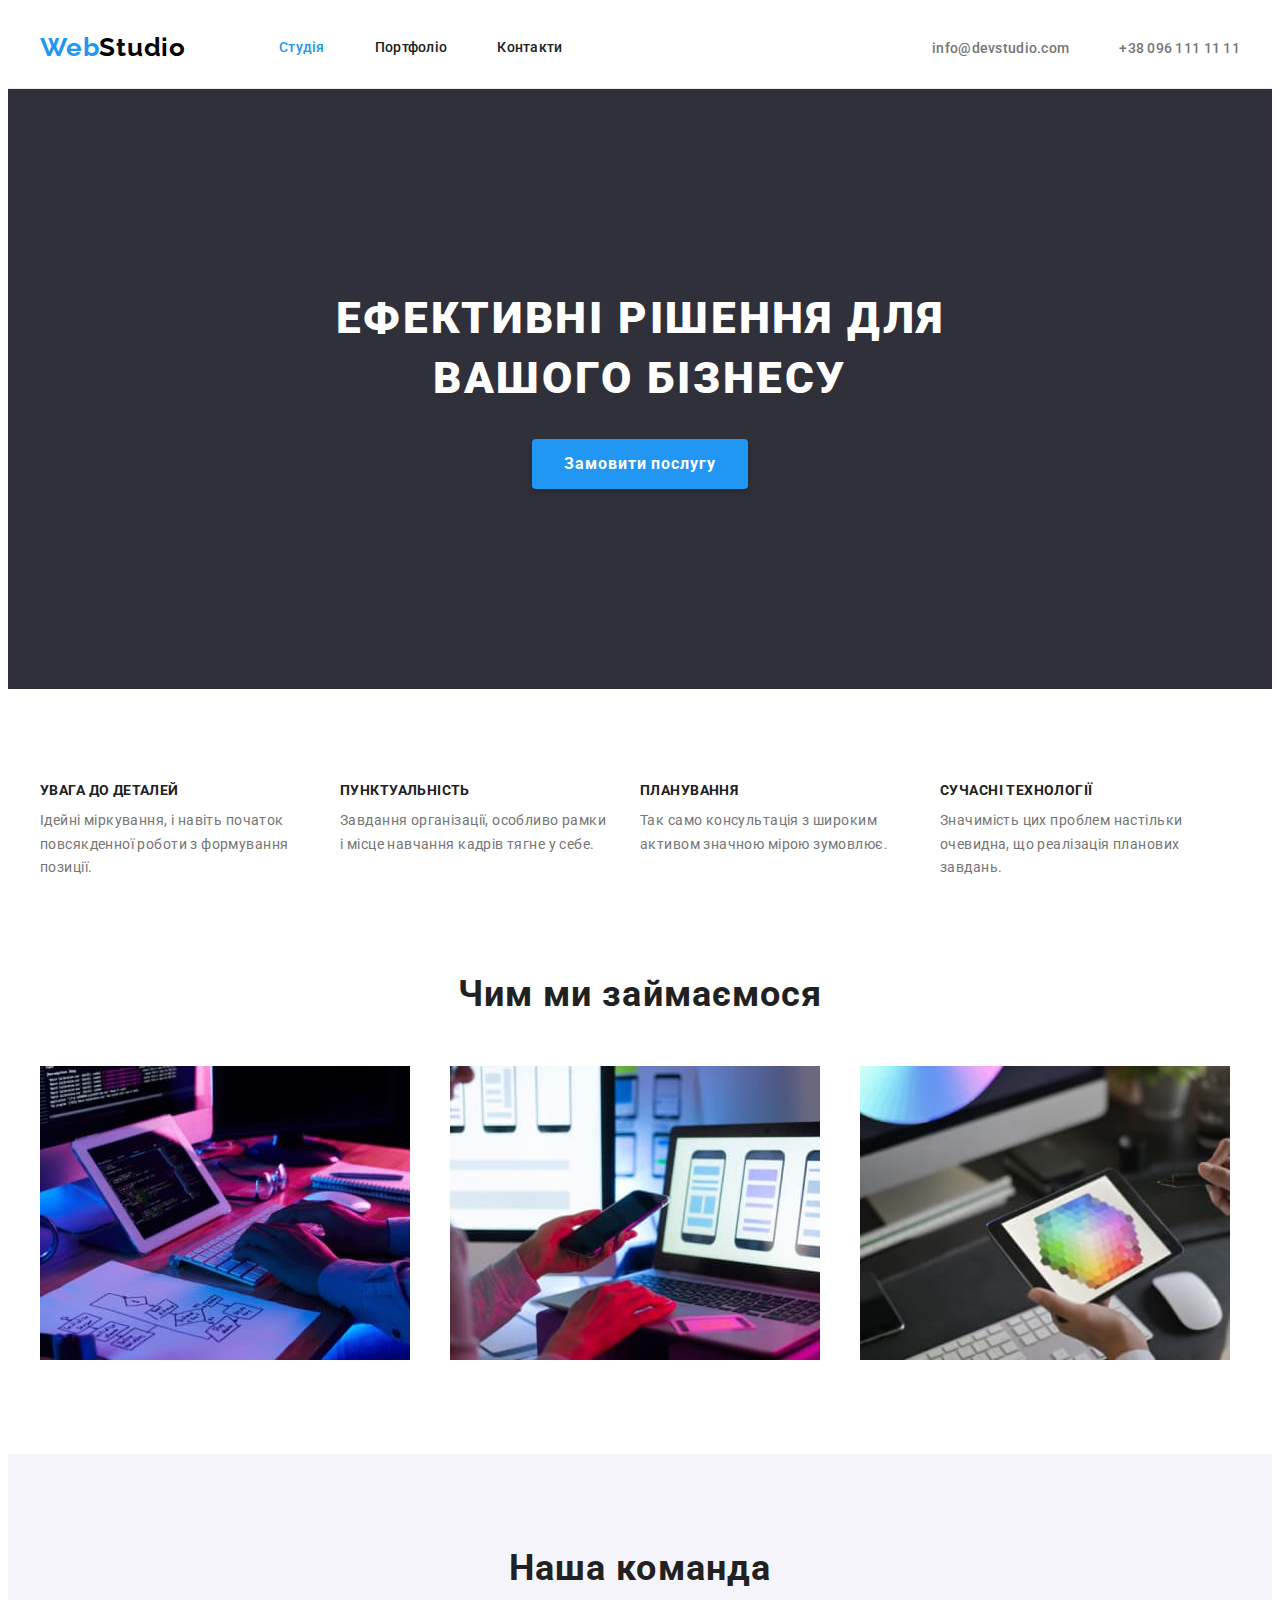
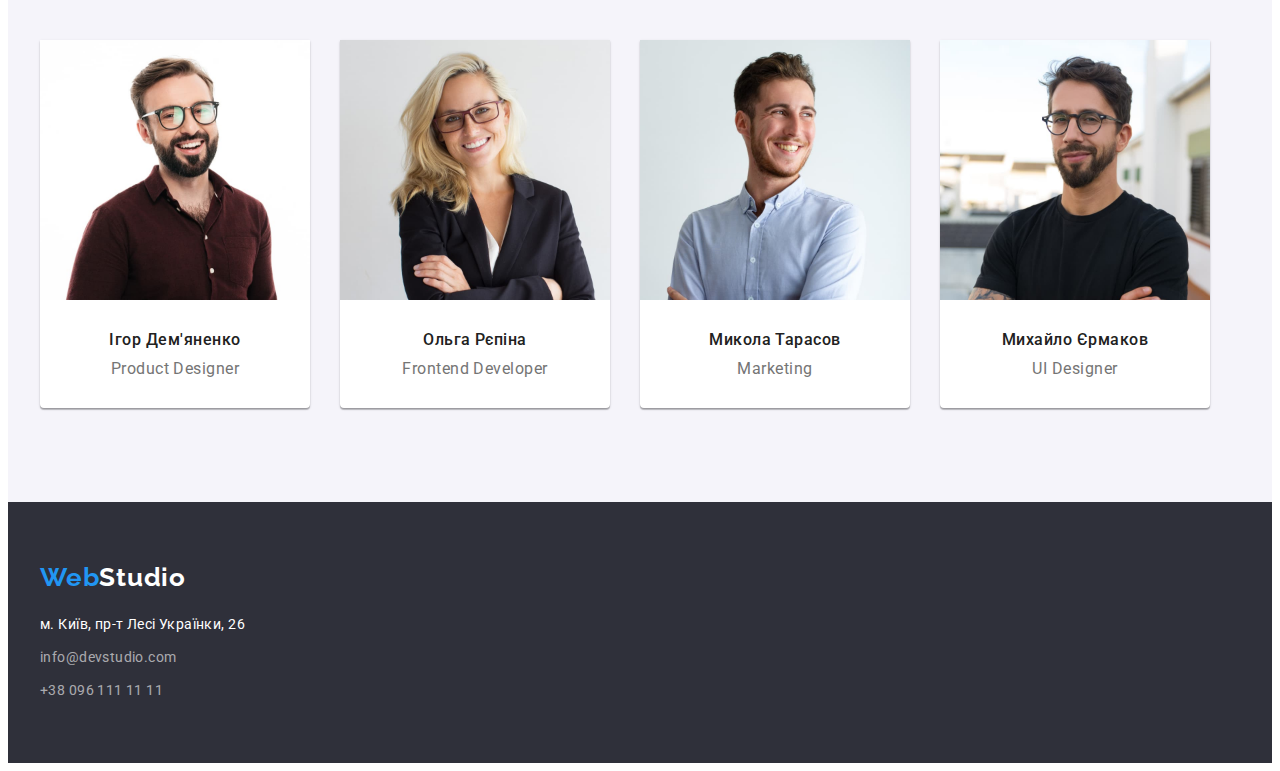
<file: index.html>
<!DOCTYPE html>
<html lang="uk">
  <head>
    <meta charset="UTF-8" />
    <meta http-equiv="X-UA-Compatible" content="IE=edge" />
    <meta name="viewport" content="width=device-width, initial-scale=1.0" />
    <title>Головна</title>
    <link
      rel="stylesheet"
      href="https://cdnjs.cloudflare.com/ajax/libs/modern-normalize/1.1.0/modern-normalize.min.css"
      integrity="sha512-wpPYUAdjBVSE4KJnH1VR1HeZfpl1ub8YT/NKx4PuQ5NmX2tKuGu6U/JRp5y+Y8XG2tV+wKQpNHVUX03MfMFn9Q=="
      crossorigin="anonymous"
      referrerpolicy="no-referrer"
    />
    <link
      href="https://fonts.googleapis.com/css2?family=Raleway:wght@700&family=Roboto:wght@400;500;700;900&display=swap"
      rel="stylesheet"
    />
    <link rel="stylesheet" href="./css/styles.css" />
  </head>
  <body>
    <header class="top">
      <div class="container header-container">
        <nav class="header-navigation">
          <a href="./index.html" lang="en" class="logo link"
            >Web<span>Studio</span></a
          >
          <ul class="header-list">
            <li class="header-nav-item list">
              <a class="link current nav-link" href="./index.html">Студія</a>
            </li>
            <li class="header-nav-item list">
              <a class="link nav-link" href="./portfolio.html">Портфоліо</a>
            </li>
            <li class="header-nav-item list">
              <a class="link nav-link" href="#">Контакти</a>
            </li>
          </ul>
        </nav>
        <div class="header-connect">
          <ul class="contacts-list list">
            <li>
              <a lang="en" href="mailto:info@devstudio.com" class="link nav-contacts"
                >info@devstudio.com</a
              >
            </li>
            <li>
              <a href="tel:+380961111111" class="link nav-contacts">+38 096 111 11 11</a>
            </li>
          </ul>
        </div>
      </div>
    </header>
    <main>
      <section class="hero section">
        <div class="container">
          <h1 class="hero-title">Ефективні рішення для вашого бізнесу</h1>
          <button type="button" class="modal-button">Замовити послугу</button>
        </div>
      </section>
      <section class="features section">
        <div class="container">
          <h2 class="visually-hidden">Наші переваги</h2>
          <ul class="features-list">
            <li class="list">
              <h3 class="title features-title">Увага до деталей</h3>
              <p class="text">
                Ідейні міркування, і навіть початок повсякденної роботи з
                формування позиції.
              </p>
            </li>
            <li class="list">
              <h3 class="title features-title">Пунктуальність</h3>
              <p class="text">
                Завдання організації, особливо рамки і місце навчання кадрів
                тягне у себе.
              </p>
            </li>
            <li class="list">
              <h3 class="title features-title">Планування</h3>
              <p class="text">
                Так само консультація з широким активом значною мірою зумовлює.
              </p>
            </li>
            <li class="list">
              <h3 class="title features-title">Сучасні технології</h3>
              <p class="text">
                Значимість цих проблем настільки очевидна, що реалізація
                планових завдань.
              </p>
            </li>
          </ul>
        </div>
      </section>
      <section class="project project-section">
        <div class="container">
          <h2 class="project-title style-title">Чим ми займаємося</h2>
          <ul class="project-list">
            <li class="list project-item">
              <img
                src="./img/img-work1.jpg"
                alt="Картинка наших робіт"
                width="370"
                height="294"
              />
            </li>
            <li class="list project-item">
              <img
                src="./img/img-work2.jpg"
                alt="Картинка наших робіт"
                width="370"
                height="294"
              />
            </li>
            <li class="list project-item">
              <img
                src="./img/img-work3.jpg"
                alt="Картинка наших робіт"
                width="370"
                height="294"
              />
            </li>
          </ul>
        </div>
      </section>
      <section class="empl list section">
        <div class="container">
          <h2 class="empl-title style-title">Наша команда</h2>
          <ul class="empl-list">
            <li class="list bgc">
              <img class="empl-img"
                src="./img/worker1.jpg"
                alt="фото Ігора Дем'яненко"
                width="270"
                height="260"
              />
              <h3 class="subtitle-empl">Ігор Дем'яненко</h3>
              <p lang="en" class="text empl-text">Product Designer</p>
            </li>
            <li class="list bgc">
              <img class="empl-img"
                src="./img/worker2.jpg"
                alt="фото Ольги Рєпіной"
                width="270"
                height="260"
              />
              <h3 class="subtitle-empl">Ольга Рєпіна</h3>
              <p lang="en" class="text empl-text">Frontend Developer</p>
            </li>
            <li class="list bgc">
              <img class="empl-img"
                src="./img/worker3.jpg"
                alt="фото Миколи Тарасова"
                width="270"
                height="260"
              />
              <h3 class="subtitle-empl">Микола Тарасов</h3>
              <p lang="en" class="text empl-text">Marketing</p>
            </li>
            <li class="list bgc">
              <img class="empl-img"
                src="./img/worker4.jpg"
                alt="фото Михайла Єрмакова"
                width="270"
                height="260"
              />
              <h3 class="subtitle-empl">Михайло Єрмаков</h3>
              <p lang="en" class="text empl-text">UI Designer</p>
            </li>
          </ul>
        </div>
      </section>
    </main>
    <footer class="footer">
      <div class="container">
          <a lang="en" href="./index.html" class="logo-footer link logotype"
            >Web<span class="studio">Studio</span></a
          >
        <address>
          <ul class="address-list">
            <li class="list address-link">
              <a
                class="google-link"
                href="https://www.google.com.ua/maps/place/%D0%B1%D1%83%D0%BB.+%D0%9B%D0%B5%D1%81%D0%B8+%D0%A3%D0%BA%D1%80%D0%B0%D0%B8%D0%BD%D0%BA%D0%B8,+26,+%D0%9A%D0%B8%D0%B5%D0%B2,+02000/@50.4265841,30.5361971,17z/data=!3m1!4b1!4m5!3m4!1s0x40d4cf0e033ecbe9:0x57a4dffefec77da0!8m2!3d50.4265807!4d30.5383858"
                target="_blank"
                rel="noopener noreferrer nofollow"
              >
                м. Київ, пр-т Лесі Українки, 26
              </a>
            </li>
            <li class="list footer-mail">
              <a lang="en" href="mailto:info@devstudio.com" class="link"
                >info@devstudio.com</a
              >
            </li>
            <li class="list footer-tel">
              <a href="tel:+380961111111" class="link">+38 096 111 11 11</a>
            </li>
          </ul>
        </address>
      </div>
    </footer>
  </body>
</html>
</file>
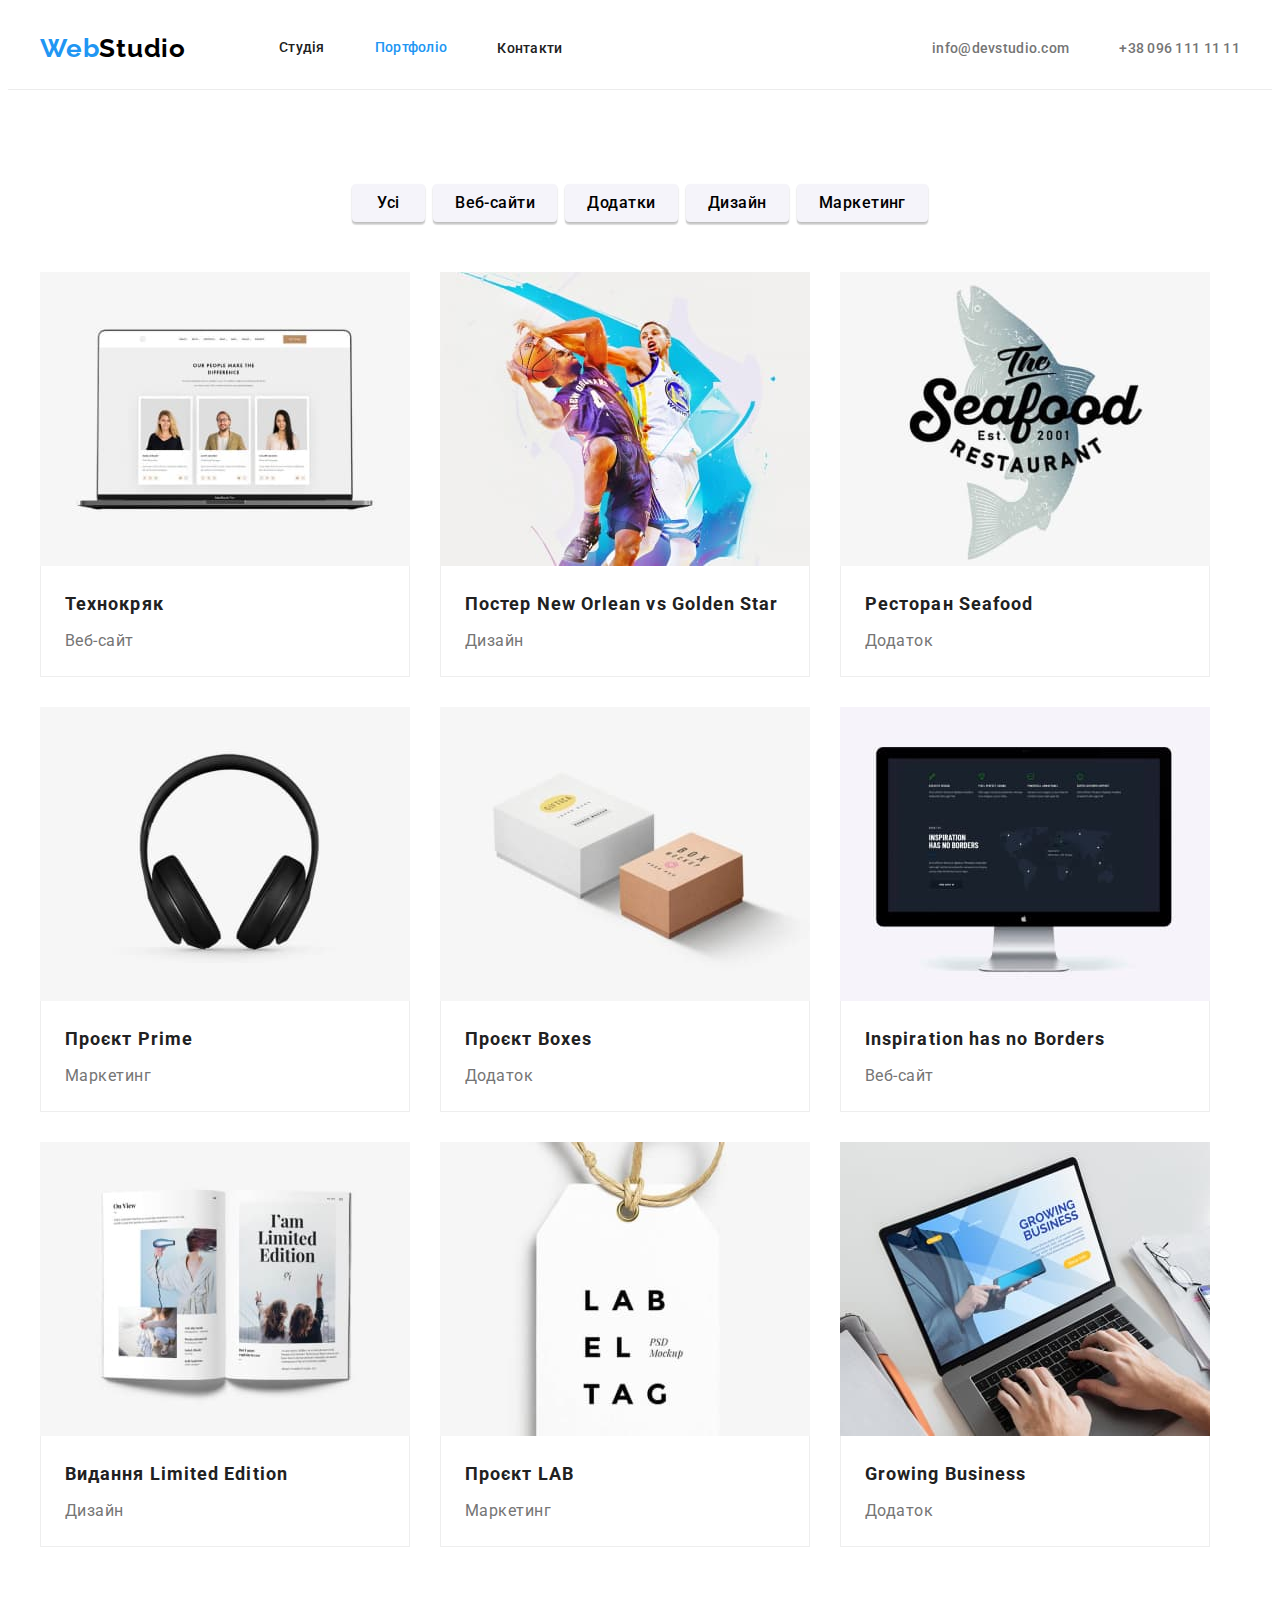
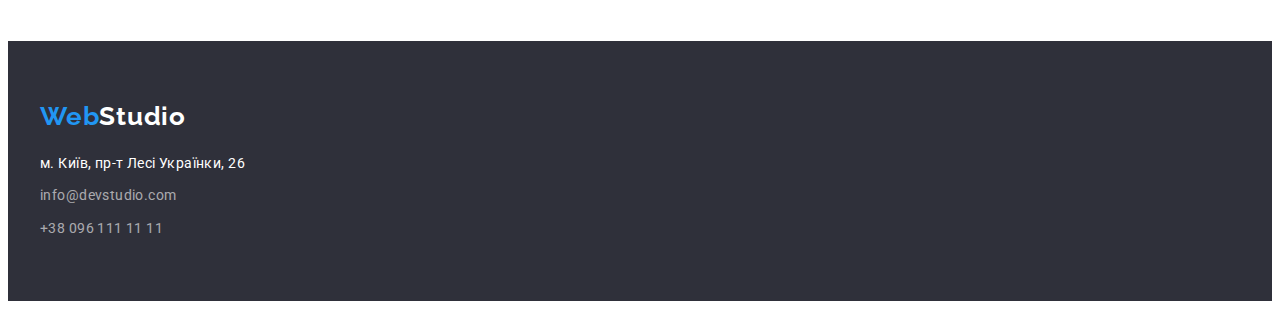
<file: portfolio.html>
<!DOCTYPE html>
<html lang="uk">
  <head>
    <meta charset="UTF-8" />
    <meta http-equiv="X-UA-Compatible" content="IE=edge" />
    <meta name="viewport" content="width=device-width, initial-scale=1.0" />
    <title>Портфоліо</title>
    <link
      rel="stylesheet"
      href="https://cdnjs.cloudflare.com/ajax/libs/modern-normalize/1.1.0/modern-normalize.min.css"
      integrity="sha512-wpPYUAdjBVSE4KJnH1VR1HeZfpl1ub8YT/NKx4PuQ5NmX2tKuGu6U/JRp5y+Y8XG2tV+wKQpNHVUX03MfMFn9Q=="
      crossorigin="anonymous"
      referrerpolicy="no-referrer"
    />
    <link
      href="https://fonts.googleapis.com/css2?family=Raleway:wght@700&family=Roboto:wght@400;500;700;900&display=swap"
      rel="stylesheet"
    />
    <link rel="stylesheet" href="./css/styles.css" />
  </head>
  <body>
    <header class="top">
      <div class="container header-container">
        <nav class="header-navigation">
          <a lang="en" class="logo link" href="./index.html"
            >Web<span>Studio</span></a
          >
          <ul class="header-list">
            <li class="header-nav-item list">
              <a href="./index.html" class="link nav-link">Студія</a>
            </li>
            <li class="header-nav-item list">
              <a href="./portfolio.html" class="link current nav-link"
                >Портфоліо</a
              >
            </li>
            <li class="header-nav-item list nav-link">
              <a href="#" class="link">Контакти</a>
            </li>
          </ul>
        </nav>
        <div class="header-connect">
          <ul class="contacts-list list">
            <li>
              <a lang="en" href="mailto:info@devstudio.com" class="link nav-contacts"
                >info@devstudio.com</a
              >
            </li>
            <li>
              <a href="tel:+380961111111" class="link nav-contacts">+38 096 111 11 11</a>
            </li>
          </ul>
        </div>
      </div>
    </header>
    <main class="main-hero">
      <section class="portfolio-hero section">
        <div class="container">
          <h1 class="visually-hidden">Фільтр</h1>
          <ul class="list wrap-btn">
            <li>
              <button class="mdl-button-list first-btn" type="button">
                Усі
              </button>
            </li>
            <li>
              <button class="mdl-button-list" type="button">Веб-сайти</button>
            </li>
            <li>
              <button class="mdl-button-list" type="button">Додатки</button>
            </li>
            <li>
              <button class="mdl-button-list" type="button">Дизайн</button>
            </li>
            <li>
              <button class="mdl-button-list " type="button">Маркетинг</button>
            </li>
          </ul>
          <ul class="portfolio-list list">
            <li class="portfolio-item">
              <a class="link" href="#">
                <img
                  src="./img/techno.jpg"
                  alt="Технокряк"
                  width="370"
                  height="294"
                />
                <div class="portfolio-bgc">
                  <h2 class="portfolio-title">Технокряк</h2>
                  <p class="portfolio-text">Веб-сайт</p>
                </div>
              </a>
            </li>
            <li class="portfolio-item">
              <a class="link" href="#">
                <img
                  src="./img/poster-basket.jpg"
                  alt="Постер NO vs GS"
                  width="370"
                  height="294"
                />
                <div class="portfolio-bgc">
                  <h2 class="portfolio-title">
                    Постер <span lang="en">New Orlean vs Golden Star</span>
                  </h2>
                  <p class="portfolio-text">Дизайн</p>
                </div>
              </a>
            </li>
            <li class="portfolio-item">
              <a class="link" href="#">
                <img
                  src="./img/seafood.jpg"
                  alt="Ресторан Seafood"
                  width="370"
                  height="294"
                />
                <div class="portfolio-bgc">
                  <h2 class="portfolio-title">
                    Ресторан <span lang="en">Seafood</span>
                  </h2>
                  <p class="portfolio-text">Додаток</p>
                </div>
              </a>
            </li>
            <li class="portfolio-item">
              <a class="link" href="#">
                <img
                  src="./img/headphones.jpg"
                  alt="Навушники"
                  width="370"
                  height="294"
                />
                <div class="portfolio-bgc">
                  <h2 class="portfolio-title">
                    Проєкт <span lang="en">Prime</span>
                  </h2>
                  <p class="portfolio-text">Маркетинг</p>
                </div>
              </a>
            </li>
            <li class="portfolio-item">
              <a class="link" href="#">
                <img
                  src="./img/boxes.jpg"
                  alt="Бокси"
                  width="370"
                  height="294"
                />
                <div class="portfolio-bgc">
                  <h2 class="portfolio-title">
                    Проєкт <span lang="en">Boxes</span>
                  </h2>
                  <p class="portfolio-text">Додаток</p>
                </div>
              </a>
            </li>
            <li class="portfolio-item">
              <a class="link" href="#">
                <img
                  src="./img/monitor.jpg"
                  alt="Монітор"
                  width="370"
                  height="294"
                />
                <div class="portfolio-bgc">
                  <h2 class="portfolio-title" lang="en">
                    Inspiration has no Borders
                  </h2>
                  <p class="portfolio-text">Веб-сайт</p>
                </div>
              </a>
            </li>
            <li class="portfolio-item">
              <a class="link" href="#">
                <img
                  src="./img/book.jpg"
                  alt="Книга"
                  width="370"
                  height="294"
                />
                <div class="portfolio-bgc">
                  <h2 class="portfolio-title">
                    Видання <span lang="en">Limited Edition</span>
                  </h2>
                  <p class="portfolio-text">Дизайн</p>
                </div>
              </a>
            </li>
            <li class="portfolio-item">
              <a class="link" href="#">
                <img
                  src="./img/label.jpg"
                  alt="Біла єтикетка"
                  width="370"
                  height="294"
                />
                <div class="portfolio-bgc">
                  <h2 class="portfolio-title">
                    Проєкт <span lang="en">LAB</span>
                  </h2>
                  <p class="portfolio-text">Маркетинг</p>
                </div>
              </a>
            </li>
            <li class="portfolio-item">
              <a class="link" href="#">
                <img
                  src="./img/macbook.jpg"
                  alt="Ноутбук"
                  width="370"
                  height="294"
                />
                <div class="portfolio-bgc">
                  <h2 class="portfolio-title" lang="en">Growing Business</h2>
                  <p class="portfolio-text">Додаток</p>
                </div>
              </a>
            </li>
          </ul>
        </div>
      </section>
    </main>
    <footer class="footer">
      <div class="container">
        <a lang="en" href="./index.html" class="logo-footer link logotype"
          >Web<span class="studio">Studio</span></a
        >
        <address>
          <ul class="address-list">
            <li class="list address-link">
              <a
                class="google-link"
                href="https://www.google.com.ua/maps/place/%D0%B1%D1%83%D0%BB.+%D0%9B%D0%B5%D1%81%D0%B8+%D0%A3%D0%BA%D1%80%D0%B0%D0%B8%D0%BD%D0%BA%D0%B8,+26,+%D0%9A%D0%B8%D0%B5%D0%B2,+02000/@50.4265841,30.5361971,17z/data=!3m1!4b1!4m5!3m4!1s0x40d4cf0e033ecbe9:0x57a4dffefec77da0!8m2!3d50.4265807!4d30.5383858"
                target="_blank"
                rel="noopener noreferrer nofollow"
              >
                м. Київ, пр-т Лесі Українки, 26
              </a>
            </li>
            <li class="list footer-mail">
              <a lang="en" href="mailto:info@devstudio.com" class="link"
                >info@devstudio.com</a
              >
            </li>
            <li class="list footer-tel">
              <a href="tel:+380961111111" class="link">+38 096 111 11 11</a>
            </li>
          </ul>
        </address>
      </div>
    </footer>
  </body>
</html>
</file>
<file: css/styles.css>
:root {
  --primary-text-color: #212121;
  --primary-black-color: #000000;
  --primary-white-color: #ffffff;
  --button-color: #188ce8;
  --button-bg-color: #f5f4fa;
  --title-color: #757575;
  --accent-color: #2196f3;
  --bg-footer-color: #2f303a;
  --bg-empl: #f5f4fa;
  --address-footer: rgba(255, 255, 255, 0.6);
  --bgc: #f5f5f5;
}

p,
h1,
h2,
h3,
h4,
h5,
h6 {
  margin: 0;
}

ul,
ol {
  margin: 0;
  padding-left: 0;
  list-style: none;
}

a {
  color: currentColor;
  text-decoration: none;
}

img {
  display: block;
}

button {
  cursor: pointer;
  border: none;
  font-family: inherit;
}

body {
  background-color: var(--primary-white-color);
  font-family: "Roboto", sans-serif;
  color: var(--primary-text-color);
  font-size: 14px;
  letter-spacing: 0.03em;
}

.list {
  list-style: none;
}
.link {
  text-decoration: none;
}

.container {
  width: 1200px;
  padding-left: 15px;
  padding-right: 15px;
  /* outline: 2px solid red; */
  margin: 0 auto;
}

.section {
  padding-top: 94px;
  padding-bottom: 94px;
}

/*---------------------------------------------------------------- HEADER -------------------------------------------------- */

.top {
  /* width: 1600px; */
  margin: 0 auto;
  background-color: var(--primary-white-color);
  border-bottom: 1px solid #ececec;
}

.logo {
  color: var(--accent-color);
  font-family: "Raleway";
  font-weight: 700;
  font-size: 26px;
  line-height: 1.19;
  letter-spacing: 0.03em;
  margin-right: 93px;
  padding-top: 24px;
  padding-bottom: 25px;
}
.logo span {
  color: var(--primary-black-color);
}

.header-navigation {
  display: flex;
  align-items: center;
}

.header-container {
  display: flex;
  align-items: center;
}

.header-list {
  display: flex;
  gap: 50px;
}

.header-list .link {
  color: var(--primary-text-color);
  font-weight: 500;
  font-size: 14px;
  line-height: 1.14;
  letter-spacing: 0.02em;
}

.nav-link {
  display: block;
  padding-top: 32px;
  padding-bottom: 32px;
}

.header-connect {
  display: flex;
  margin-left: auto;
}

.header-list .link:hover,
.header-list .link:focus {
  color: var(--accent-color);
}

.top .current {
  color: var(--accent-color);
}

.contacts-list {
  display: flex;
  gap: 50px;
}

.nav-contacts {
  padding-top: 32px;
  padding-bottom: 32px;
}

.contacts-list .link {
  color: var(--title-color);
  font-weight: 500;
  font-size: 14px;
  line-height: 1.14;
  letter-spacing: 0.02em;
}

.contacts-list .link:hover,
.contacts-list .link:focus {
  color: var(--accent-color);
}

/*------------------------------------------------------------- END HEADER ----------------------------------------------------*/

/*--------------------------------------------------------------- HERO ----------------------------------------------------------*/

.visually-hidden {
  position: absolute;
  white-space: nowrap;
  width: 1px;
  height: 1px;
  overflow: hidden;
  border: 0;
  padding: 0;
  clip: rect(0 0 0 0);
  clip-path: inset(50%);
  margin: -1px;
}

.hero {
  background-color: var(--bg-footer-color);
  /* width: 1600px; */
  margin: 0 auto;
  padding-top: 200px;
  padding-bottom: 200px;
}

.hero-title {
  color: var(--primary-white-color);
  font-weight: 900;
  font-size: 44px;
  line-height: 1.36;
  letter-spacing: 0.06em;
  text-transform: uppercase;
  text-align: center;
  max-width: 696px;
  margin: 0 auto;
  margin-bottom: 30px;
}

.modal-button {
  background-color: var(--accent-color);
  color: var(--primary-white-color);
  font-weight: 700;
  font-size: 16px;
  line-height: 1.87;
  display: flex;
  align-items: center;
  text-align: center;
  letter-spacing: 0.06em;
  box-shadow: 0px 4px 4px rgba(0, 0, 0, 0.15);
  border-radius: 4px;
  margin: 0 auto;
  padding: 10px 32px;
  min-width: 216px;
  height: 50px;
}

.modal-button:hover,
.modal-button:focus {
  background-color: var(--button-color);
}

/*---------------------------------------------------------------- END HERO -----------------------------------------------------*/

/*---------------------------------------------------------------- FEATURES -----------------------------------------------------*/

.features {
  margin: 0 auto;
}

.features-list {
  display: flex;
  flex-wrap: wrap;
  gap: 30px;
}

.features-title {
  margin-bottom: 10px;
  letter-spacing: 0.03em;
}

.text {
  max-width: 270px;
  max-height: 72px;
  letter-spacing: 0.03em;
}

.features-list .title {
  color: var(--primary-text-color);
  font-weight: 700;
  font-size: 14px;
  line-height: 1.14;
  text-transform: uppercase;
  letter-spacing: 0.03em;
}

.features-list .text {
  color: var(--title-color);
  font-size: 14px;
  line-height: 1.71;
}

/*-------------------------------------------------------------- END FEATURES ---------------------------------------------------*/

/*--------------------------------------------------------------- PROJECT -------------------------------------------------------*/

.project-section {
  padding-bottom: 94px;
}

.project-title {
  margin-bottom: 50px;
  text-align: center;
}

.project-list {
  display: flex;
  gap: 30px;
}

.project-item {
  width: calc((100% - 60px) / 3);
}

.style-title {
  font-weight: 700;
  font-size: 36px;
  line-height: 1.16;
  letter-spacing: 0.03em;
}

/*-------------------------------------------------------------- END PROJECT ---------------------------------------------------*/

/*---------------------------------------------------------------- EMPL ------------------------------------------------------*/

.empl {
  background-color: var(--bg-empl);
  /* width: 1600px; */
  /* margin: 0 auto; */
}

.empl-title {
  margin-bottom: 50px;
  text-align: center;
  letter-spacing: 0.03em;
}

.subtitle-empl {
  font-weight: 500;
  font-size: 16px;
  line-height: 1.19;
  letter-spacing: 0.03em;
  text-align: center;
  margin-bottom: 10px;
}

.empl-list {
  display: flex;
  gap: 30px;
}

.empl-list .text {
  color: var(--title-color);
  font-size: 16px;
  line-height: 1.19;
}

.empl-img {
  padding-bottom: 30px;
  height: auto;
  max-width: 100%;
}

.empl-text {
  text-align: center;
  letter-spacing: 0.03em;
  padding-bottom: 30px;
}

.bgc {
  background: var(--primary-white-color);
  box-shadow: 0px 1px 3px rgba(0, 0, 0, 0.12), 0px 1px 1px rgba(0, 0, 0, 0.14),
    0px 2px 1px rgba(0, 0, 0, 0.2);
  border-radius: 0px 0px 4px 4px;
}

/*---------------------------------------------------------------- END EMPL ---------------------------------------------------*/

/*---------------------------------------------------------------- FOOTER -----------------------------------------------------*/

.footer {
  background-color: var(--bg-footer-color);
  /* width: 1600px; */
  /* margin: 0 auto; */
  padding-top: 60px;
  padding-bottom: 60px;
}

.logotype {
  margin-bottom: 20px;
  display: inline-block;
}

.logo-footer .studio {
  color: var(--primary-white-color);
}

.logo-footer {
  color: var(--accent-color);
  font-family: "Raleway";
  font-weight: 700;
  font-size: 26px;
  line-height: 1.19;
  letter-spacing: 0.03em;
}

.address-list .link {
  font-style: normal;
  font-size: 14px;
  line-height: 1.71;
}

address .link {
  font-style: normal;
  font-size: 14px;
  line-height: 1.7;
  color: var(--address-footer);
}

address .link:hover,
address .link:focus {
  color: var(--accent-color);
}
.google-link:hover,
.google-link:focus {
  color: var(--accent-color);
}

.google-link {
  color: var(--primary-white-color);
  text-decoration: none;
  font-family: "Roboto";
  font-style: normal;
  font-weight: 400;
  font-size: 14px;
  line-height: 1.71;
  letter-spacing: 0.03em;
}

.address-link {
  margin-bottom: 9px;
}

.footer-mail {
  margin-bottom: 9px;
}
/*-------------------------------------------------------------- END FOOTER -----------------------------------------------------*/

/*-------------------------------------------------------------- PORTFOLIO ------------------------------------------------------*/

.mdl-button-list {
  background-color: var(--button-bg-color);
  font-weight: 500;
  font-size: 16px;
  line-height: 1.62;
  align-items: center;
  text-align: center;
  letter-spacing: 0.03em;
  box-shadow: 0px 3px 1px rgba(0, 0, 0, 0.1), 0px 1px 2px rgba(0, 0, 0, 0.08),
    0px 2px 2px rgba(0, 0, 0, 0.12);
  border-radius: 4px;
  padding: 6px 22px;
}

.first-btn {
  width: 73px;
}

.mdl-button-list:nth-child(2) {
  width: 125px;
}

.mdl-button-list:nth-child(3) {
  width: 112px;
}

.mdl-button-list:nth-child(4) {
  width: 103px;
}

.mdl-button-list:nth-child(5) {
  width: 130px;
}

.wrap-btn {
  display: flex;
  justify-content: center;
  gap: 8px;
  margin-bottom: 50px;
}

.mdl-button-list:hover,
.mdl-button-list:focus {
  color: var(--primary-white-color);
  background-color: var(--accent-color);
}

.portfolio-list {
  display: flex;
  flex-wrap: wrap;
  gap: 30px;
}

.portfolio-item {
  flex-basis: calc(100% / 3 - 30px);
}

.portfolio-title {
  color: var(--primary-text-color);
  font-weight: 700;
  font-size: 18px;
  line-height: 2;
  letter-spacing: 0.06em;
  margin-bottom: 4px;
}

.portfolio-text {
  color: var(--title-color);
  font-size: 16px;
  line-height: 1.87;
  letter-spacing: 0.03em;
}

.portfolio-bgc {
  background-color: var(--primary-white-color);
  border: 1px solid #eeeeee;
  padding: 20px 24px;
  border-top: none;
}

/*------------------------------------------------------------ END PORTFOLIO ------------------------------------------------------*/
</file>
